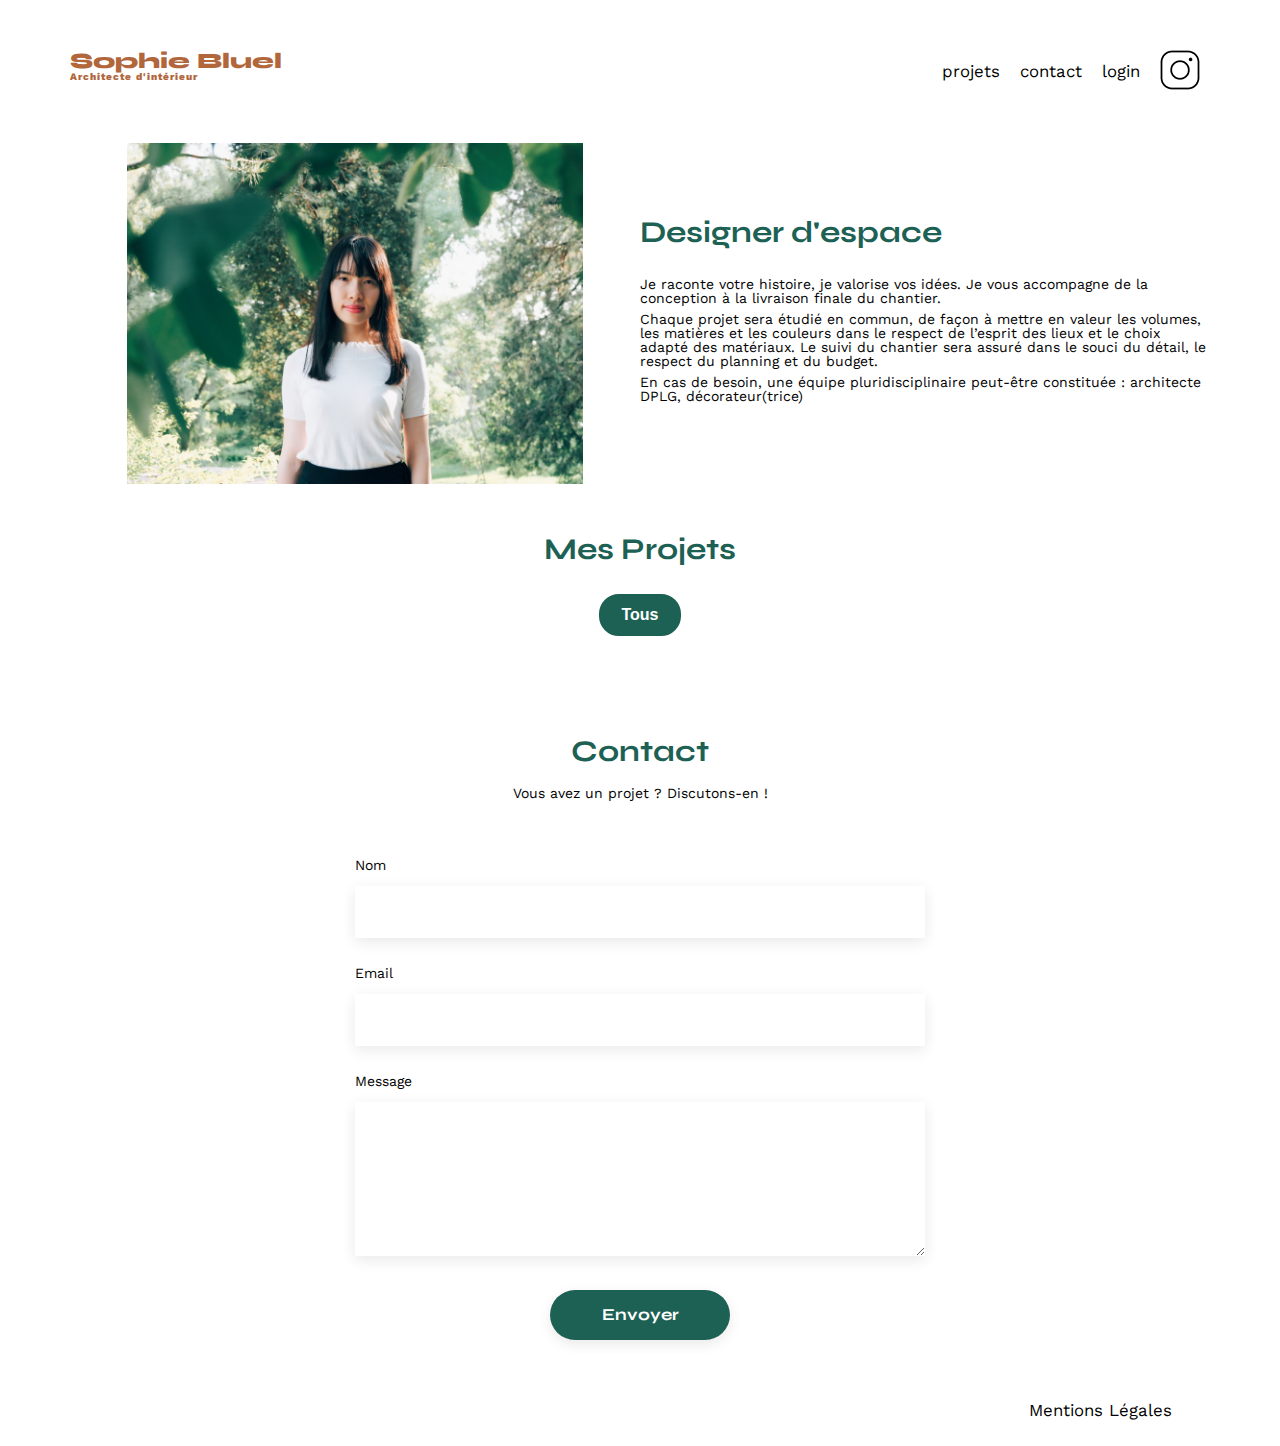
<file: FrontEnd/index.html>
<!DOCTYPE html>
<html lang="fr">
<head>
	<meta charset="UTF-8">
	<title>Sophie Bluel - Architecte d'intérieur</title>
	<meta name="viewport" content="width=device-width, initial-scale=1.0">
	<link rel="preconnect" href="https://fonts.googleapis.com">
	<link rel="preconnect" href="https://fonts.gstatic.com" crossorigin>
	<link href="https://fonts.googleapis.com/css2?family=Syne:wght@700;800&family=Work+Sans&display=swap" rel="stylesheet">
	<link rel="stylesheet" href="https://cdnjs.cloudflare.com/ajax/libs/font-awesome/6.2.1/css/all.min.css">
	<meta name="description" content="">
	<link rel="stylesheet" href="./assets/style.css">
	<script src="index.js" defer></script>
</head>
<body>
<header>
	<a href="index.html"><h1>Sophie Bluel <span>Architecte d'intérieur</span></h1></a>
	<nav>
		<ul>
			<li>projets</li>
			<li>contact</li>
			<li id="login"><a href="connexion.html">login</a></li>
			<li id="logout"><a href="#">Logout</a></li>
			<li><img src="./assets/icons/instagram.png" alt="Instagram"></li>
		</ul>
	</nav>
</header>
<main>
	<section id="introduction">
		<figure>
			<img src="./assets/images/sophie-bluel.png" alt="">
		</figure>
		<article>
			<h2>Designer d'espace</h2>
			<p>Je raconte votre histoire, je valorise vos idées. Je vous accompagne de la conception à la livraison finale du chantier.</p>
			<p>Chaque projet sera étudié en commun, de façon à mettre en valeur les volumes, les matières et les couleurs dans le respect de l’esprit des lieux et le choix adapté des matériaux. Le suivi du chantier sera assuré dans le souci du détail, le respect du planning et du budget.</p>
			<p>En cas de besoin, une équipe pluridisciplinaire peut-être constituée : architecte DPLG, décorateur(trice)</p>
		</article>
	</section>
	<section id="portfolio">
		<h2>Mes Projets
			<button id="editProjects">
				<i class="fa-regular fa-pen-to-square"></i> Modifier
			</button>
		</h2>
		
		<div class="categories"></div>
		<div class="gallery" id="index-gallery"></div>
	</section>
	<div id="editModal" class="modal">
        <div class="modal-content">
            <span class="close">&times;</span>
			<h2>Galerie photo</h2>
            <div class="edit-gallery" id="gallery">
				
            </div>
			<button id="openAddPhotoModal">Ajouter une photo</button>
        </div>
    </div>
	<div id="addPhotoModal" class="modal">
		<div class="modal-content">
			<span class="close" id="closeAddPhotoModal">&times;</span>
			<h2>Ajouter une photo</h2>
			<form id="addPhotoForm">
				<label for="title">Titre :</label>
				<input type="text" name="title" required>
				<select id="category" name="category" required>
					<option value="">Sélectionnez une catégorie</option>
				</select>
	
				<label for="image">Image :</label>
				<input type="file" name="image" accept="image/*" required>
	
				<button type="submit">Ajouter</button>
			</form>
		</div>
	</div>
	<section id="contact">
		<h2>Contact</h2>
		<p>Vous avez un projet ? Discutons-en !</p>
		<form action="#" method="post">
			<label for="name">Nom</label>
			<input type="text" name="name" id="name" autocomplete="name">
			<label for="email">Email</label>
			<input type="email" name="email" id="email" autocomplete="email">
			<label for="message">Message</label>
			<textarea name="message" id="message" cols="30" rows="10"></textarea>
			<input type="submit" value="Envoyer">
		</form>
	</section>
</main>

<footer>
	<nav>
		<ul>
			<li>Mentions Légales</li>
		</ul>
	</nav>
</footer>
</body>
</html>
</file>
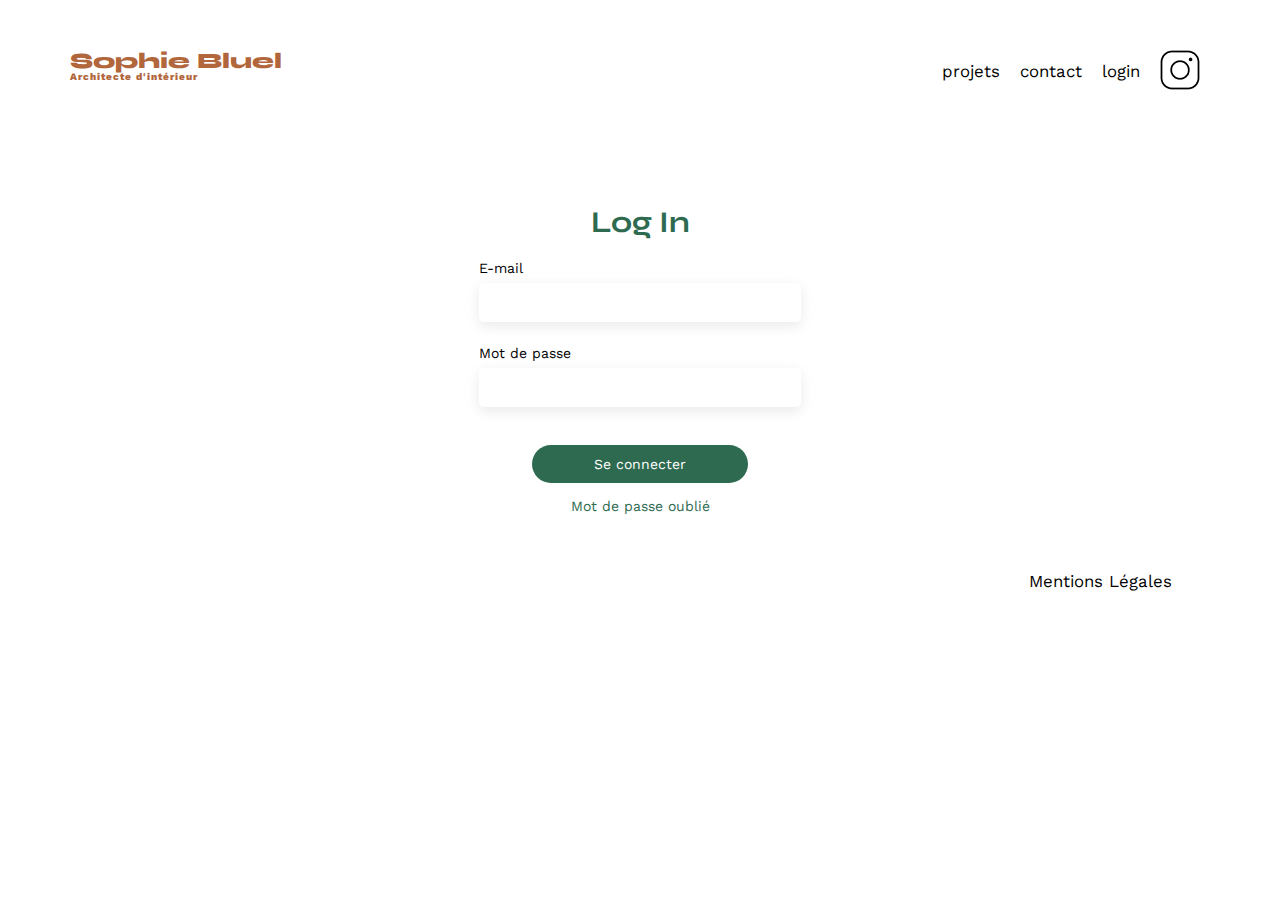
<file: FrontEnd/connexion.html>
<!DOCTYPE html>
<html lang="fr">
<head>
	<meta charset="UTF-8">
	<title>Sophie Bluel - Architecte d'intérieur</title>
	<meta name="viewport" content="width=device-width, initial-scale=1.0">
	<link rel="preconnect" href="https://fonts.googleapis.com">
	<link rel="preconnect" href="https://fonts.gstatic.com" crossorigin>
	<link href="https://fonts.googleapis.com/css2?family=Syne:wght@700;800&family=Work+Sans&display=swap" rel="stylesheet">
	<meta name="description" content="">
	<link rel="stylesheet" href="./assets/style.css">
    <script src="connexion.js" defer></script>
</head>
<body>
<header>
	<a href="index.html"><h1>Sophie Bluel <span>Architecte d'intérieur</span></h1></a>
	<nav>
		<ul>
			<li>projets</li>
			<li>contact</li>
			<a href="connexion.html"><li>login</li></a>
			<li><img src="./assets/icons/instagram.png" alt="Instagram"></li>
		</ul>
	</nav>
</header>
<main>
    <div class="login-container">
        <form class="login-form" id="loginForm">
            <h2>Log In</h2>
            <div class="input-group">
                <label for="email">E-mail</label>
                <input type="email" id="email" name="email" autocomplete="email" required>
            </div>
            <div class="input-group">
                <label for="password">Mot de passe</label>
                <input type="password" id="password" name="password" autocomplete="current-password" required>
            </div>
            <button type="submit">Se connecter</button>
            <a href="#">Mot de passe oublié</a>
            <p class="error-message" id="errorMessage"></p>
        </form>
    </div>
</main>

<footer>
	<nav>
		<ul>
			<li>Mentions Légales</li>
		</ul>
	</nav>
</footer>
</body>
</html>
</file>
<file: FrontEnd/assets/style.css>
/* http://meyerweb.com/eric/tools/css/reset/
   v2.0 | 20110126
   License: none (public domain)
*/

html, body, div, span, applet, object, iframe,
h1, h2, h3, h4, h5, h6, p, blockquote, pre,
a, abbr, acronym, address, big, cite, code,
del, dfn, em, img, ins, kbd, q, s, samp,
small, strike, strong, sub, sup, tt, var,
b, u, i, center,
dl, dt, dd, ol, ul, li,
fieldset, form, label, legend,
table, caption, tbody, tfoot, thead, tr, th, td,
article, aside, canvas, details, embed,
figure, figcaption, footer, header, hgroup,
menu, nav, output, ruby, section, summary,
time, mark, audio, video {
	margin: 0;
	padding: 0;
	border: 0;
	font-size: 100%;
	font: inherit;
	vertical-align: baseline;
}
/* HTML5 display-role reset for older browsers */
article, aside, details, figcaption, figure,
footer, header, hgroup, menu, nav, section {
	display: block;
}
body {
	line-height: 1;
}
ol, ul {
	list-style: none;
}
blockquote, q {
	quotes: none;
}
blockquote:before, blockquote:after,
q:before, q:after {
	content: '';
	content: none;
}
table {
	border-collapse: collapse;
	border-spacing: 0;
}
/** end reset css**/
body {
	max-width: 1140px;
	margin:auto;
	font-family: 'Work Sans' ;
	font-size: 14px;
}
header {
	display: flex;
	justify-content: space-between;
	margin: 50px 0
}
section {
	margin: 50px 0
}

h1{
	display: flex;
	flex-direction: column;
	font-family: 'Syne';
	font-size: 22px;
	font-weight: 800;
	color: #B1663C
}

h1 > span {
	font-family: 'Work Sans';
	font-size:10px;
	letter-spacing: 0.1em;
;
}

h2{
	font-family: 'Syne';
	font-weight: 700;
	font-size: 30px;
	color: #1D6154
}
nav ul {
	display: flex;
	align-items: center;
	list-style-type: none;

}
nav li {
	padding: 0 10px;
	font-size: 1.2em;
}

li:hover,
li:active {
	color: #B1663C;
}
#introduction {
	display: flex;
	align-items: center;
}
#introduction figure {
	flex: 1
}
#introduction img {
	display: block;
	margin: auto;
	width: 80%;
}

#introduction article {
	flex: 1
}
#introduction h2 {
	margin-bottom: 1em;
}

#introduction p {
	margin-bottom: 0.5em;
}
#portfolio h2 {
	text-align: center;
	margin-bottom: 1em;
}
.gallery {
	width: 100%;
	display: grid;
	grid-template-columns: 1fr 1fr 1fr;
	grid-column-gap: 20px;
	grid-row-gap: 20px;
}

.gallery img {
	width: 100%;

}
#contact {
	width: 50%;
margin: auto;
}
#contact > * {
	text-align: center;

}
#contact h2{
	margin-bottom: 20px;
}
#contact form {
	text-align: left;
	margin-top:30px;
	display: flex;
	flex-direction: column;
}

#contact input {
	height: 50px;
	font-size: 1.2em;
	border: none;
	box-shadow: 0px 4px 14px rgba(0, 0, 0, 0.09);
}
#contact label {
	margin: 2em 0 1em 0;
}
#contact textarea {
	border: none;
	box-shadow: 0px 4px 14px rgba(0, 0, 0, 0.09);
}

input[type="submit"]{
	font-family: 'Syne';
	font-weight: 700;
	color: white;
	background-color: #1D6154;
	margin : 2em auto ;
	width: 180px;
	text-align: center;
	border-radius: 60px ;
}

footer nav ul {
	display: flex;
	justify-content: flex-end;
	margin: 2em
}
/** **/
.categories {
    display: flex;
    gap: 10px;
    margin-bottom: 50px;
	justify-content: center;
}
.categories button {
    border: 2px solid #1D6154;
    background-color: #f8f8f2;
    color: #1D6154;
    padding: 10px 20px;
    border-radius: 20px;
    cursor: pointer;
    font-size: 16px;
	font-weight: bold;
    transition: all 0.3s ease;
}
.categories button.active,
.categories button:hover {
    background-color: #1D6154;
    color: #ffffff;
}
.login-container {
	display: flex;
	justify-content: center;
    background-color: white;
    padding: 2rem;
    text-align: center;
}

.login-header h1 {
    color: #C1653B;
    font-size: 1.5rem;
    margin: 0;
}

.login-header h2 {
    color: #C1653B;
    font-size: 1rem;
    margin: 0;
    font-weight: normal;
}

.login-form {
    margin-top: 2rem;
	display: flex;
	width: 100%;
	flex-direction: column;
	align-items: center;
}

.login-form h2 {
    color: #2D6A4F;
    margin-bottom: 1.5rem;
}

.input-group {
    margin-bottom: 1.5rem;
    text-align: left;
	width: 30%;
	border: none;
}

.input-group label {
    display: block;
    margin-bottom: 0.5rem;
}

.input-group input {
    width: 100%;
    padding: 0.75rem;
    border: none;
    border-radius: 5px;
	box-sizing: border-box;
	box-shadow: 0px 4px 14px rgba(0, 0, 0, 0.09);
}

.login-container button {
    width: 20%;
    padding: 0.75rem;
    background-color: #2D6A4F;
    color: white;
    border: none;
    cursor: pointer;
    font-size: 1rem;
	border-radius: 20px;
	font: inherit;
	margin-top: 1em;
}

.login-container button:hover {
    background-color: #1B4332;
}

.login-container a {
    display: block;
    margin-top: 1rem;
    color: #2D6A4F;
    text-decoration: none;
}

.login-container a:hover {
    text-decoration: underline;
}
header a {
	text-decoration: none;
	color: inherit;
}
.error-message {
    color: red;
    margin-top: 1rem;
    display: none;
}
#logout {
	display: none;
}
#editProjects {
	display: none;
    background: none;
    border: none;
    cursor: pointer;
    font-size: 16px;
    align-items: center;
}

#editProjects i {
    margin-right: 5px;
}

#editProjects:hover {
    color: #1E4B44;
}

#Portfolio h2 {
    display: flex;
    justify-content: space-between;
    align-items: center;
}

#Portfolio h2 button {
    font-size: 16px;
    color: #2C6E66;
    display: flex;
    align-items: center;
}

#Portfolio h2 button i {
    margin-right: 5px;
}

/* modale */
.modal {
    display: none; /* Cacher la modale par défaut */
    position: fixed; 
    z-index: 1; 
    left: 0;
    top: 0;
    width: 100%;
    height: 100%;
    overflow: auto;
    flex-wrap: wrap;
    align-content: center;
    background-color: rgb(0,0,0);
    background-color: rgba(0,0,0,0.4);
}

.modal-content {
    display: flex;
    flex-direction: column;
    background-color: #fff;
    margin: 15% auto; 
    padding: 20px;
    border: 1px solid #888;
    width: 80%;
    max-width: 500px;
    border-radius: 10px;
    text-align: center;
}

.close {
    color: #aaa;
    float: right;
    font-size: 28px;
    font-weight: bold;
    text-align: end;
}

.close:hover,
.close:focus {
    color: black;
    text-decoration: none;
    cursor: pointer;
}

.edit-gallery {
    display: flex;
    flex-wrap: wrap;
    gap: 10px;
}

.edit-gallery figure {
    position: relative;
    width: 70px;
}

.edit-gallery img {
    width: 100%;
    height: auto;
}

.delete-icon {
    position: absolute;
    top: 5px;
    right: 5px;
    color: white;
    cursor: pointer;
}

#openAddPhotoModal {
    background-color: #2A6E67;
    color: white;
    padding: 10px 20px;
    border: none;
    cursor: pointer;
    border-radius: 5px;
}

#gallery {
    display: flex;
    flex-wrap: wrap;
    justify-content: space-between;
}

.image-container {
    position: relative;
    width: 100px;
    margin: 10px;
}

.image-container img {
    width: 100%;
    height: auto;
    border-radius: 5px;
}

#addPhotoButton {
    background-color: #2A6E67;
    color: white;
    padding: 10px 20px;
    border: none;
    cursor: pointer;
    border-radius: 5px;
    display: block;
    margin: 20px auto 0;
}
</file>
